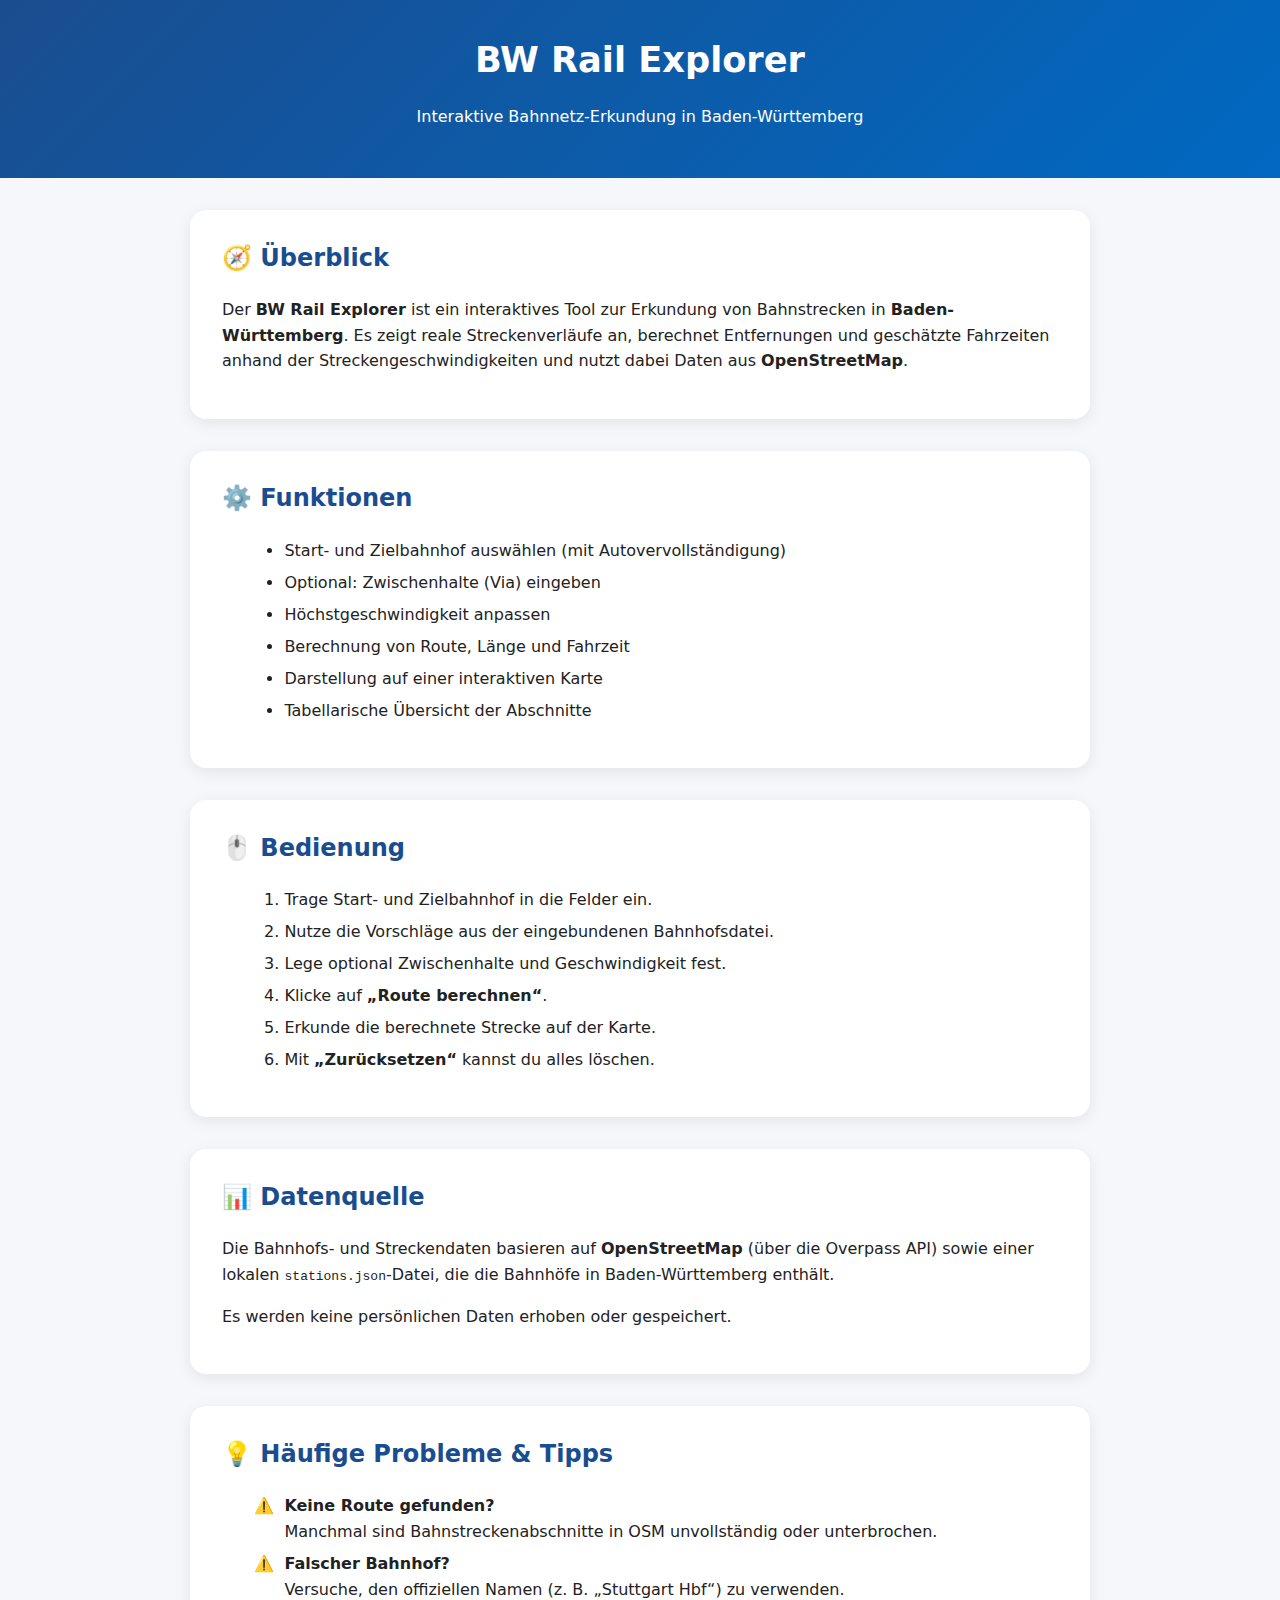
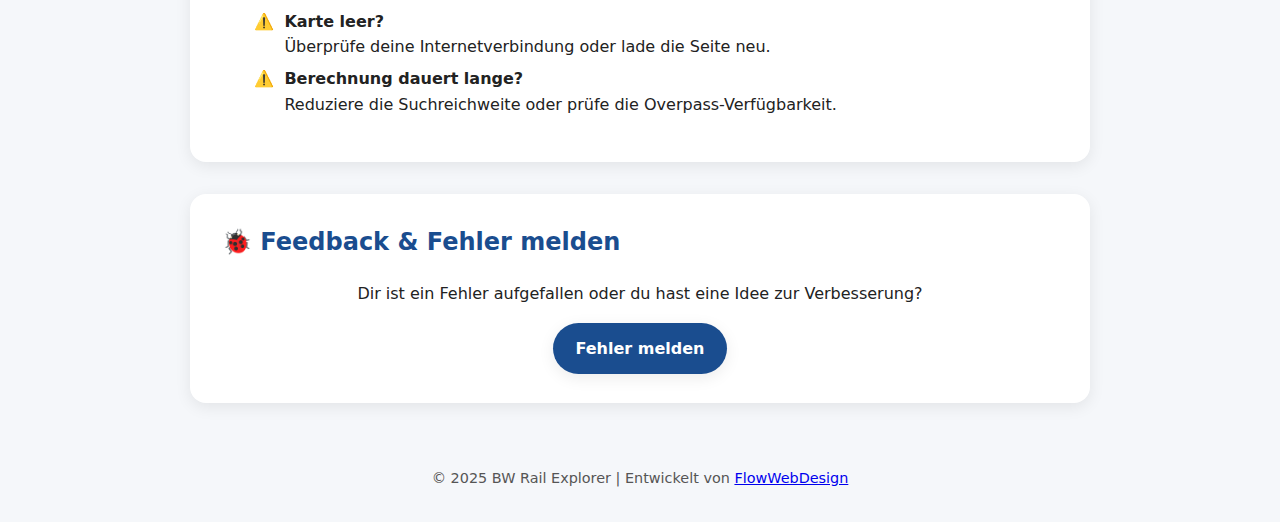
<file: info.html>
<!DOCTYPE html>
<html lang="de">
<head>
  <meta charset="UTF-8">
  <meta name="viewport" content="width=device-width, initial-scale=1.0">
  <title>BW Rail Explorer – Info</title>
  <style>
    :root {
      --primary: #1a4d8f;
      --secondary: #0069c2;
      --bg: #f5f7fa;
      --card-bg: #fff;
      --text: #222;
      --shadow: 0 4px 16px rgba(0, 0, 0, 0.08);
    }

    body {
      font-family: "Inter", system-ui, sans-serif;
      line-height: 1.6;
      margin: 0;
      color: var(--text);
      background: var(--bg);
    }

    header {
      background: linear-gradient(135deg, var(--primary), var(--secondary));
      color: white;
      padding: 2rem 1rem;
      text-align: center;
    }

    header h1 {
      margin: 0;
      font-size: 2.2rem;
    }

    main {
      max-width: 900px;
      margin: 2rem auto;
      padding: 0 1rem;
    }

    section {
      background: var(--card-bg);
      border-radius: 1rem;
      box-shadow: var(--shadow);
      padding: 1.8rem 2rem;
      margin-bottom: 2rem;
      transition: transform 0.2s ease, box-shadow 0.2s ease;
    }

    section:hover {
      transform: translateY(-3px);
      box-shadow: 0 6px 18px rgba(0,0,0,0.1);
    }

    h2 {
      color: var(--primary);
      margin-top: 0;
      display: flex;
      align-items: center;
      gap: 0.4rem;
    }

    ul, ol {
      margin-left: 1.4rem;
    }

    li {
      margin-bottom: 0.4rem;
    }

    footer {
      text-align: center;
      font-size: 0.9rem;
      color: #555;
      padding: 2rem 0;
    }

    .button {
      display: inline-block;
      background: var(--primary);
      color: white;
      padding: 0.8rem 1.4rem;
      border-radius: 999px;
      text-decoration: none;
      font-weight: 600;
      box-shadow: var(--shadow);
      transition: background 0.2s ease, transform 0.2s ease;
    }

    .button:hover {
      background: var(--secondary);
      transform: translateY(-2px);
    }

    .problems ul {
      list-style: "⚠️  ";
    }

    .icon {
      font-size: 1.4rem;
    }

  </style>
</head>
<body>

  <header>
    <h1>BW Rail Explorer</h1>
    <p>Interaktive Bahnnetz-Erkundung in Baden-Württemberg</p>
  </header>

  <main>
    <section>
      <h2>🧭 Überblick</h2>
      <p>
        Der <strong>BW Rail Explorer</strong> ist ein interaktives Tool zur Erkundung von Bahnstrecken
        in <strong>Baden-Württemberg</strong>. Es zeigt reale Streckenverläufe an, berechnet
        Entfernungen und geschätzte Fahrzeiten anhand der Streckengeschwindigkeiten und nutzt dabei Daten aus
        <strong>OpenStreetMap</strong>.
      </p>
    </section>

    <section>
      <h2>⚙️ Funktionen</h2>
      <ul>
        <li>Start- und Zielbahnhof auswählen (mit Autovervollständigung)</li>
        <li>Optional: Zwischenhalte (Via) eingeben</li>
        <li>Höchstgeschwindigkeit anpassen</li>
        <li>Berechnung von Route, Länge und Fahrzeit</li>
        <li>Darstellung auf einer interaktiven Karte</li>
        <li>Tabellarische Übersicht der Abschnitte</li>
      </ul>
    </section>

    <section>
      <h2>🖱️ Bedienung</h2>
      <ol>
        <li>Trage Start- und Zielbahnhof in die Felder ein.</li>
        <li>Nutze die Vorschläge aus der eingebundenen Bahnhofsdatei.</li>
        <li>Lege optional Zwischenhalte und Geschwindigkeit fest.</li>
        <li>Klicke auf <strong>„Route berechnen“</strong>.</li>
        <li>Erkunde die berechnete Strecke auf der Karte.</li>
        <li>Mit <strong>„Zurücksetzen“</strong> kannst du alles löschen.</li>
      </ol>
    </section>

    <section>
      <h2>📊 Datenquelle</h2>
      <p>
        Die Bahnhofs- und Streckendaten basieren auf <strong>OpenStreetMap</strong> 
        (über die Overpass API) sowie einer lokalen <code>stations.json</code>-Datei, 
        die die Bahnhöfe in Baden-Württemberg enthält.
      </p>
      <p>
        Es werden keine persönlichen Daten erhoben oder gespeichert.
      </p>
    </section>

    <section>
      <h2>💡 Häufige Probleme & Tipps</h2>
      <div class="problems">
        <ul>
          <li><strong>Keine Route gefunden?</strong><br>Manchmal sind Bahnstreckenabschnitte in OSM unvollständig oder unterbrochen.</li>
          <li><strong>Falscher Bahnhof?</strong><br>Versuche, den offiziellen Namen (z. B. „Stuttgart Hbf“) zu verwenden.</li>
          <li><strong>Karte leer?</strong><br>Überprüfe deine Internetverbindung oder lade die Seite neu.</li>
          <li><strong>Berechnung dauert lange?</strong><br>Reduziere die Suchreichweite oder prüfe die Overpass-Verfügbarkeit.</li>
        </ul>
      </div>
    </section>

    <section style="text-align:center;">
      <h2>🐞 Feedback & Fehler melden</h2>
      <p>
        Dir ist ein Fehler aufgefallen oder du hast eine Idee zur Verbesserung?
      </p>
      <a href="kontakt.html" class="button">Fehler melden</a>
    </section>
  </main>

  <footer>
    © 2025 BW Rail Explorer | Entwickelt von <a href="https://flowwebdesign.de">FlowWebDesign</a>
  </footer>

  <script src="data/scripts/lock.js"></script>
</body>
</html>
</file>
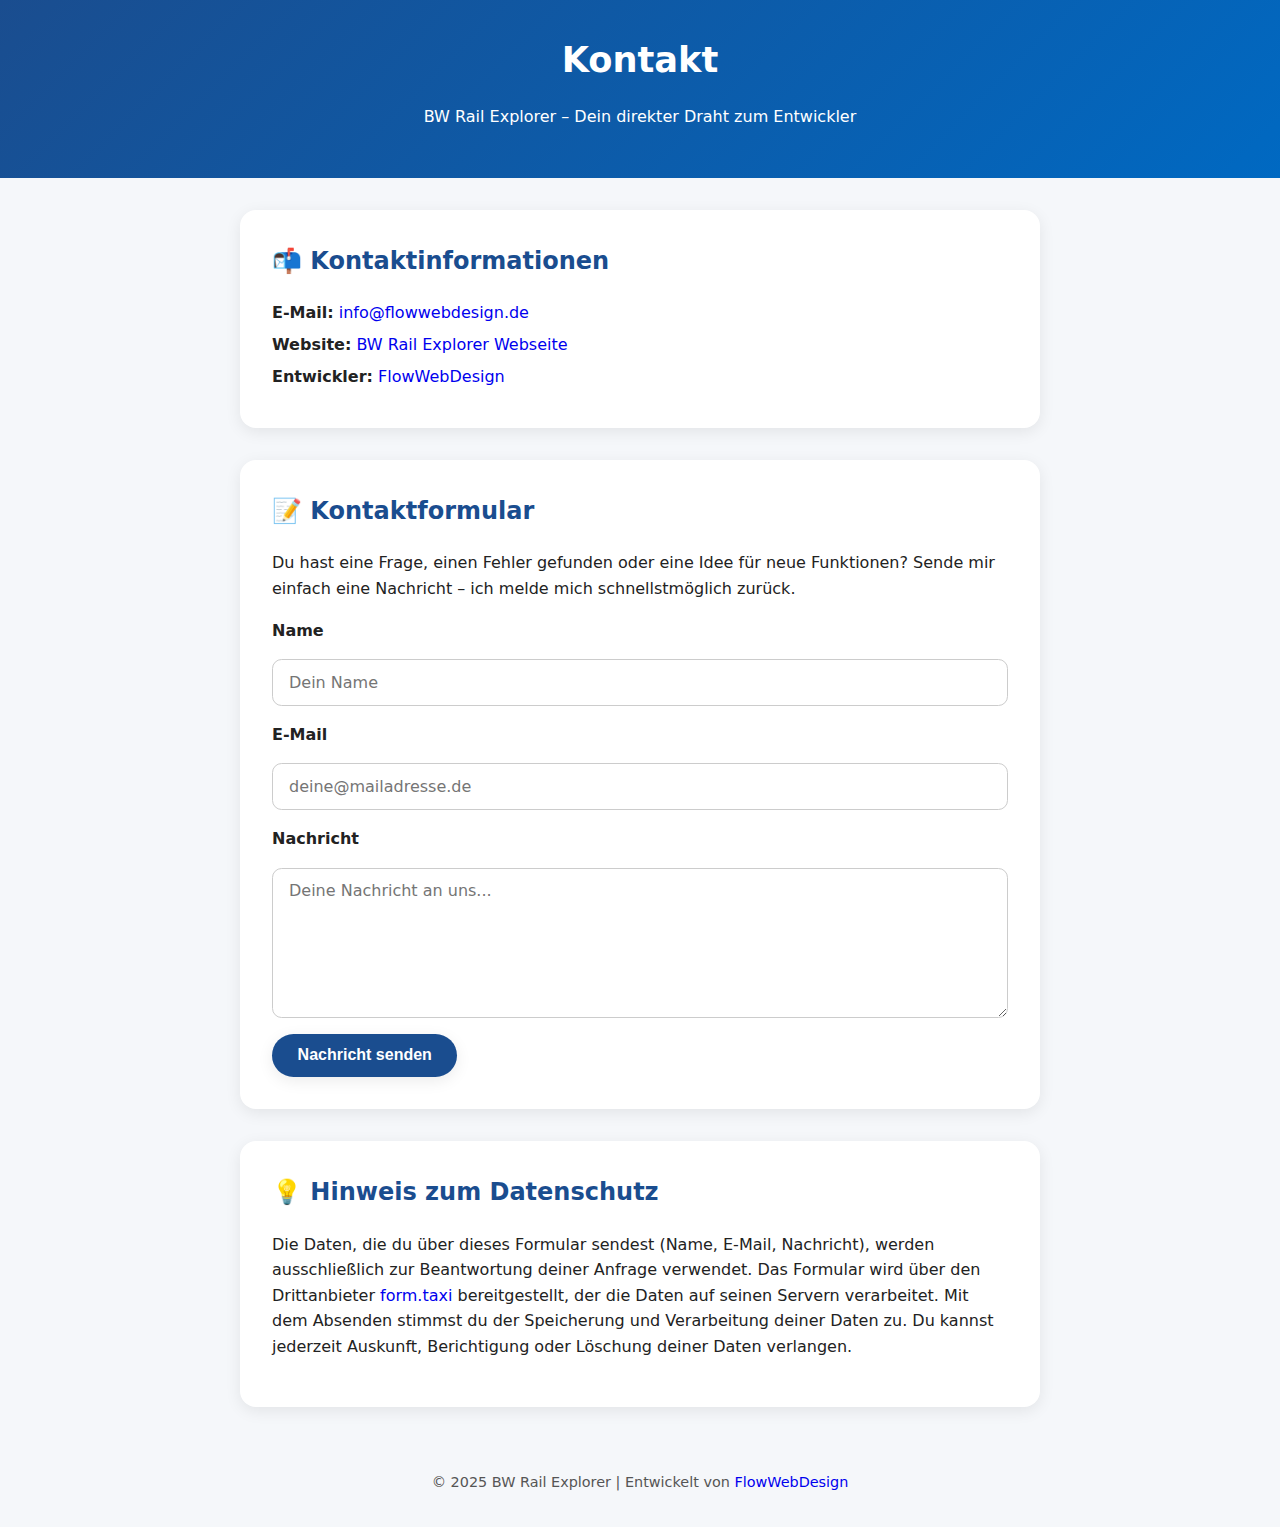
<file: kontakt.html>
<!DOCTYPE html>
<html lang="de">

<head>
    <meta charset="UTF-8">
    <meta name="viewport" content="width=device-width, initial-scale=1.0">
    <title>Kontakt – BW Rail Explorer</title>
    <link rel="stylesheet" href="data/styles/contact.css">
</head>

<body>

    <header>
        <h1>Kontakt</h1>
        <p>BW Rail Explorer – Dein direkter Draht zum Entwickler</p>
    </header>

    <main>
        <section class="contact-info">
            <h2>📬 Kontaktinformationen</h2>
            <p><strong>E-Mail:</strong> <a href="mailto:info@flowwebdesign.de">info@flowwebdesign.de</a></p>
            <p><strong>Website:</strong> <a href="https://felixkappler.github.io/fahrzeitenrechnerBW/"
                    target="_blank">BW Rail Explorer Webseite</a></p>
            <p><strong>Entwickler:</strong> <a href="https://flowwebdesign.de">FlowWebDesign</a></p>
        </section>

        <section>
            <h2>📝 Kontaktformular</h2>
            <p>
                Du hast eine Frage, einen Fehler gefunden oder eine Idee für neue Funktionen?
                Sende mir einfach eine Nachricht – ich melde mich schnellstmöglich zurück.
            </p>

            <form action="https://form.taxi/s/4v7lwpgp" method="post">
                <label for="name">Name</label>
                <input type="text" id="name" name="Name" placeholder="Dein Name" required>

                <label for="email">E-Mail</label>
                <input type="email" id="email" name="E-Mail" placeholder="deine@mailadresse.de" required>

                <label for="message">Nachricht</label>
                <textarea id="message" name="Nachricht" placeholder="Deine Nachricht an uns..." required></textarea>

                <button type="submit" class="button">Nachricht senden</button>
            </form>
        </section>

        <section>
            <h2>💡 Hinweis zum Datenschutz</h2>
            <p>
                Die Daten, die du über dieses Formular sendest (Name, E-Mail, Nachricht), werden ausschließlich zur
                Beantwortung deiner Anfrage verwendet. Das Formular wird über den Drittanbieter <a href="https://form.taxi">form.taxi</a> bereitgestellt, der
                die Daten auf seinen Servern verarbeitet. Mit dem Absenden stimmst du der Speicherung und Verarbeitung
                deiner Daten zu. Du kannst jederzeit Auskunft, Berichtigung oder Löschung deiner Daten verlangen.
            </p>
        </section>
    </main>

    <footer>
        © 2025 BW Rail Explorer | Entwickelt von <a href="https://flowwebdesign.de">FlowWebDesign</a>
    </footer>

    <script src="data/scripts/lock.js"></script>
</body>

</html>
</file>
<file: data/styles/contact.css>
:root {
            --primary: #1a4d8f;
            --secondary: #0069c2;
            --bg: #f5f7fa;
            --card-bg: #fff;
            --text: #222;
            --shadow: 0 4px 16px rgba(0, 0, 0, 0.08);
        }

        body {
            font-family: "Inter", system-ui, sans-serif;
            line-height: 1.6;
            margin: 0;
            color: var(--text);
            background: var(--bg);
        }

        header {
            background: linear-gradient(135deg, var(--primary), var(--secondary));
            color: white;
            padding: 2rem 1rem;
            text-align: center;
        }

        header h1 {
            margin: 0;
            font-size: 2.2rem;
        }

        main {
            max-width: 800px;
            margin: 2rem auto;
            padding: 0 1rem;
        }

        section {
            background: var(--card-bg);
            border-radius: 1rem;
            box-shadow: var(--shadow);
            padding: 2rem;
            margin-bottom: 2rem;
            transition: transform 0.2s ease, box-shadow 0.2s ease;
        }

        section:hover {
            transform: translateY(-3px);
            box-shadow: 0 6px 18px rgba(0, 0, 0, 0.1);
        }

        h2 {
            color: var(--primary);
            margin-top: 0;
        }

        form {
            display: flex;
            flex-direction: column;
            gap: 1rem;
            margin-top: 1rem;
        }

        label {
            font-weight: 600;
        }

        input,
        textarea {
            padding: 0.8rem 1rem;
            border: 1px solid #ccc;
            border-radius: 0.6rem;
            font-size: 1rem;
            width: 100%;
            box-sizing: border-box;
            font-family: inherit;
        }

        textarea {
            min-height: 150px;
            resize: vertical;
        }

        .button {
            align-self: flex-start;
            background: var(--primary);
            color: white;
            padding: 0.8rem 1.6rem;
            border: none;
            border-radius: 999px;
            font-weight: 600;
            font-size: 1rem;
            cursor: pointer;
            box-shadow: var(--shadow);
            transition: background 0.2s ease, transform 0.2s ease;
        }

        .button:hover {
            background: var(--secondary);
            transform: translateY(-2px);
        }

        .contact-info p {
            margin: 0.4rem 0;
        }

        footer {
            text-align: center;
            font-size: 0.9rem;
            color: #555;
            padding: 2rem 0;
        }

        @media (max-width: 600px) {
            section {
                padding: 1.4rem;
            }
        }

        a {
            text-decoration: none;
        }
</file>
